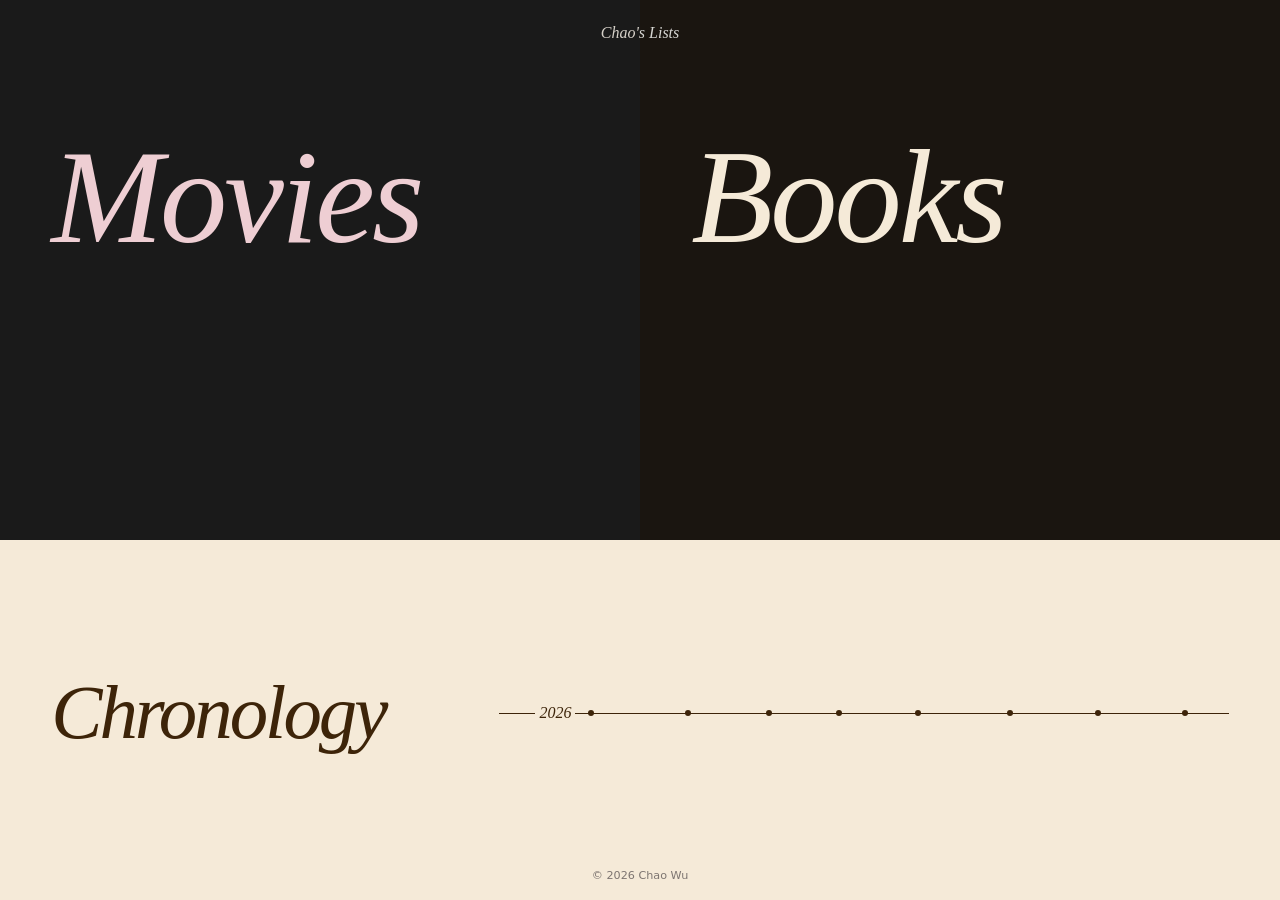
<file: index.html>
<!DOCTYPE html>
<html lang="en" data-site="movies">
<head>
    <meta charset="UTF-8">
    <!-- Security: only load from and talk to the sites this page needs -->
    <meta http-equiv="Content-Security-Policy" content="default-src 'self'; script-src 'self' 'unsafe-inline' https://www.googletagmanager.com https://cdn.jsdelivr.net; style-src 'self' 'unsafe-inline' https://fonts.googleapis.com; font-src https://fonts.gstatic.com; img-src 'self' data: https://image.tmdb.org https://books.google.com https://*.googleusercontent.com https://*.media-amazon.com https://covers.openlibrary.org https://archive.org https://*.archive.org https://*.google-analytics.com https://*.googletagmanager.com; connect-src 'self' https://api.github.com https://api.themoviedb.org https://www.googleapis.com https://openlibrary.org https://*.google-analytics.com https://*.analytics.google.com https://*.googletagmanager.com; object-src 'none'; base-uri 'self'; form-action 'self'">
    <meta name="viewport" content="width=device-width, initial-scale=1.0">
    <title>Chao's Lists</title>
    <link rel="stylesheet" href="assets/theme.css">
    <style>
        * { box-sizing: border-box; }

        html, body { height: 100%; overflow: hidden; }
        html { scrollbar-gutter: auto; }   /* nothing scrolls here, so no reserved scrollbar strip */

        body {
            position: relative;
            margin: 0;
            background: #0b0b0b;
            font-family: var(--font-body);
            display: flex;
            flex-direction: column;
        }

        /* One screen, no scrolling: Movies | Books on top (60%), Chronology below (40%) */
        .split {
            height: 100vh;
            height: 100dvh;
            display: grid;
            grid-template-columns: 1fr 1fr;
            grid-template-rows: 60fr 40fr;
        }

        .half {
            position: relative;
            display: flex;
            flex-direction: column;
            justify-content: center;
            gap: clamp(8px, 2.2vh, 28px);
            padding: 6vh 8% 3vh;
            min-height: 0;
            background: var(--bg-page);
            color: var(--text-primary);
            text-decoration: none;
            overflow: hidden;
        }
        .half::after {
            content: "";
            position: absolute;
            inset: 0;
            background: rgba(var(--c-deep-rgb), 0.35);
            opacity: 0;
            transition: opacity 0.3s;
            pointer-events: none;
        }
        .half:hover::after { opacity: 1; }


        .half h2 {
            font-family: var(--font-display);
            font-style: italic;
            font-weight: 300;
            letter-spacing: -3px;
            font-size: clamp(3.4rem, min(10.5vw, 15vh), 9.5rem);
            line-height: 1;
            margin: 0;
        }


        .covers {
            display: flex;
            height: clamp(70px, 17vh, 190px);
            align-items: flex-end;
        }
        .covers img {
            height: 92%;
            aspect-ratio: 2 / 3;
            object-fit: cover;
            margin-right: -3.2vh;
            box-shadow: var(--shadow-retro);
            background: var(--color-gray-light);
            transition: transform 0.3s;
        }
        .covers img:nth-child(odd)  { transform: rotate(-3deg); }
        .covers img:nth-child(even) { transform: rotate(2deg) translateY(-8px); }
        .half:hover .covers img { transform: none; }



        .chrono {
            grid-column: 1 / -1;
            position: relative;
            display: grid;
            grid-template-columns: 34% 1fr;
            align-items: center;
            gap: 4%;
            padding: 3.5vh 4% 5vh;
            min-height: 0;
            overflow: hidden;
            text-decoration: none;
            --paper: #f5ead8; --ink: #3d2409;
            background: var(--paper);
            color: var(--ink);
        }
        .chrono::after {
            content: "";
            position: absolute;
            inset: 0;
            background: rgba(61, 36, 9, 0.08);
            opacity: 0;
            transition: opacity 0.3s;
            pointer-events: none;
        }
        .chrono:hover::after { opacity: 1; }
        .chrono-text { display: flex; flex-direction: column; gap: clamp(6px, 1.6vh, 18px); }
        .chrono h2 {
            font-family: var(--font-display);
            font-style: italic;
            font-weight: 300;
            letter-spacing: -3px;
            font-size: clamp(2.6rem, min(6vw, 13vh), 8rem);
            line-height: 1;
            margin: 0;
        }

        /* hover a title: an arrow slides in at its right edge */
        .half h2, .chrono h2 { align-self: flex-start; white-space: nowrap; }
        .half h2::after, .chrono h2::after {
            content: "→";
            display: inline-block;
            margin-left: 0.18em;
            font-family: var(--font-body);
            font-style: normal;
            font-weight: 200;
            font-size: 0.55em;
            letter-spacing: 0;
            vertical-align: 0.25em;
            opacity: 0;
            transform: translateX(-0.4em);
            transition: opacity 0.35s ease, transform 0.35s ease;
        }
        .half h2:hover::after, .chrono h2:hover::after { opacity: 1; transform: none; }

        /* mini timeline: latest works, books above the line, films below */
        .strip {
            position: relative;
            height: 100%;
            display: flex;
            gap: 1vh;
            justify-content: flex-end;
        }
        .strip::before {
            content: "";
            position: absolute;
            left: 0; right: 0; top: 50%;
            border-top: 1.5px solid var(--ink);
        }
        .slot {
            position: relative;
            flex: 0 0 auto;
            display: grid;
            grid-template-rows: 1fr 1fr;
        }
        .slot img {
            display: block;
            width: 100%;
            aspect-ratio: 2 / 3;
            object-fit: cover;
            background: rgba(61, 36, 9, 0.08);
            box-shadow: 0 1px 3px rgba(61, 36, 9, 0.3);
            transition: transform 0.3s, opacity 0.45s ease;
        }
        .slot img:hover { opacity: 0.6; }
        .slot .up       { display: flex; align-items: flex-end; padding-bottom: var(--pad); min-height: 0; }
        .slot .down     { display: flex; align-items: flex-start; padding-top: var(--pad); min-height: 0; }
        .slot:nth-child(odd) img  { transform: rotate(-1.5deg); }
        .slot:nth-child(even) img { transform: rotate(1.2deg); }
        .chrono:hover .slot img { transform: none; }
        .slot .yr {
            position: absolute;
            left: 0; top: 50%;
            transform: translate(-30%, -50%);
            background: var(--paper);
            padding: 0 4px;
            font-family: var(--font-display);
            font-style: italic;
            font-size: clamp(0.8rem, 1.8vh, 1rem);
            z-index: 1;
        }
        .slot .dot {
            position: absolute;
            left: 50%; top: 50%;
            width: 6px; height: 6px;
            margin: -3px 0 0 -3px;
            border-radius: 50%;
            background: var(--ink);
        }

        .masthead {
            position: absolute;
            top: 24px;
            left: 50%;
            transform: translateX(-50%);
            z-index: 2;
            font-family: var(--font-display);
            font-style: italic;
            font-size: 1rem;
            color: #f0ebe3;
            white-space: nowrap;
            mix-blend-mode: difference;
            pointer-events: none;
        }

        .footer-note {
            position: absolute;
            bottom: 18px;
            left: 50%;
            transform: translateX(-50%);
            z-index: 2;
            font-size: 0.7rem;
            color: #f0ebe3;
            opacity: 0.5;
            mix-blend-mode: difference;
        }

        @media (max-width: 760px) {
            .split { grid-template-columns: 1fr; grid-template-rows: 30fr 30fr 40fr; }
            .half { padding: 5vh 24px 2vh; gap: 1.2vh; }
            .half .covers { display: none; }
            .chrono { grid-template-columns: 1fr; grid-template-rows: auto 1fr; gap: 2vh; padding: 3vh 24px 4vh; }
            .chrono-text { padding-left: 0; }
            .strip { justify-content: flex-start; }
        }
    </style>
</head>
<body>
    <div class="masthead">Chao's Lists</div>

    <main class="split">
        <a class="half" data-site="movies" href="movies/">
            <h2>Movies</h2>
            <div class="covers" id="movies-covers"></div>
        </a>

        <a class="half" data-site="books" href="books/">
            <h2>Books</h2>
            <div class="covers" id="books-covers"></div>
        </a>

        <a class="chrono" href="chronology/">
            <div class="chrono-text">
                <h2>Chronology</h2>
            </div>
            <div class="strip" id="chrono-strip" aria-hidden="true"></div>
        </a>
    </main>

    <div class="footer-note">© 2026 Chao Wu</div>

    <script src="assets/chaos.js"></script>
    <script>
        const SITES = [
            { key: 'movies', file: 'movies/movies.json', image: 'poster' },
            { key: 'books',  file: 'books/books.json',   image: 'cover'  },
        ];

        // How much I wrote: CJK characters + Latin words
        const CJK = /[぀-ヿ㐀-鿿豈-﫿]/g;
        const reviewLength = t => {
            t = String(t || '');
            return (t.match(CJK) || []).length + (t.replace(CJK, ' ').match(/[A-Za-z0-9'’]+/g) || []).length;
        };

        // covers stored in the repo are written relative to their own folder (e.g. covers/x.jpg)
        const imageOf = (site, i) => { const u = i[site.image]; return u && !/^https?:/.test(u) ? `${site.key}/${u}` : u; };

        const loaded = SITES.map(async site => {
            try {
                const items = Chaos.notes.applyPending(site.key, await (await fetch(site.file, { cache: 'no-store' })).json());
                items.sort((a, b) => String(b.date_sort).localeCompare(String(a.date_sort)));

                const withImage = items.filter(i => i[site.image] && !String(i[site.image]).endsWith('null'));
                const box = document.getElementById(`${site.key}-covers`);
                withImage.slice(0, 5).forEach(i => {
                    const img = document.createElement('img');
                    img.src = Chaos.thumb(imageOf(site, i), 300);
                    img.alt = '';
                    img.loading = 'lazy';
                    img.onerror = () => img.remove();
                    box.appendChild(img);
                });
                return items.map(i => ({ kind: site.key, date: String(i.date_sort), img: Chaos.thumb(imageOf(site, i), 240), words: reviewLength(i.review) }));
            } catch (e) {
                return [];
            }
        });

        // Chronology preview: the most recent works that fit, oldest on the left.
        // Each image is sized by how much I wrote about it.
        let works = [], cap = 1;
        function drawStrip() {
            const strip = document.getElementById('chrono-strip');
            strip.replaceChildren();
            const vh = window.innerHeight / 100, gap = 0.8 * vh, pad = 1.2 * vh;
            strip.style.setProperty('--pad', pad + 'px');
            const maxW = Math.max(18, (strip.clientHeight / 2 - pad) * 2 / 3);
            const widthOf = w => maxW * (0.38 + 0.62 * Math.sqrt(Math.min(w.words, cap) / cap));

            const recent = [];
            let used = 0;
            for (const w of works) {
                const wd = widthOf(w);
                if (used + wd > strip.clientWidth) break;
                recent.push({ ...w, wd });
                used += wd + gap;
            }
            recent.reverse().forEach((w, i) => {
                const slot = document.createElement('div');
                slot.className = 'slot';
                slot.style.width = w.wd + 'px';
                const up = document.createElement('div'), down = document.createElement('div');
                up.className = 'up'; down.className = 'down';
                const img = document.createElement('img');
                img.src = w.img; img.alt = ''; img.onerror = () => img.remove();
                (w.kind === 'books' ? up : down).appendChild(img);
                const dot = document.createElement('span'); dot.className = 'dot';
                slot.append(up, down, dot);
                const y = w.date.slice(0, 4);
                if (i === 0 || recent[i - 1].date.slice(0, 4) !== y) {
                    const yr = document.createElement('span'); yr.className = 'yr'; yr.textContent = y; slot.appendChild(yr);
                }
                strip.appendChild(slot);
            });
        }
        Promise.all(loaded).then(lists => {
            works = lists.flat()
                .filter(w => /^\d{4}-\d{2}-\d{2}$/.test(w.date) && !w.date.startsWith('0000') && w.img && !String(w.img).endsWith('null'))
                .sort((a, b) => b.date.localeCompare(a.date));
            // the longest reviews (top 10%) all get the biggest size
            const lens = works.map(w => w.words).sort((a, b) => a - b);
            cap = Math.max(1, lens[Math.floor(lens.length * 0.9)] || 1);
            drawStrip();
        });
        let resizeT;
        window.addEventListener('resize', () => { clearTimeout(resizeT); resizeT = setTimeout(drawStrip, 150); });
    </script>
</body>
</html>
</file>
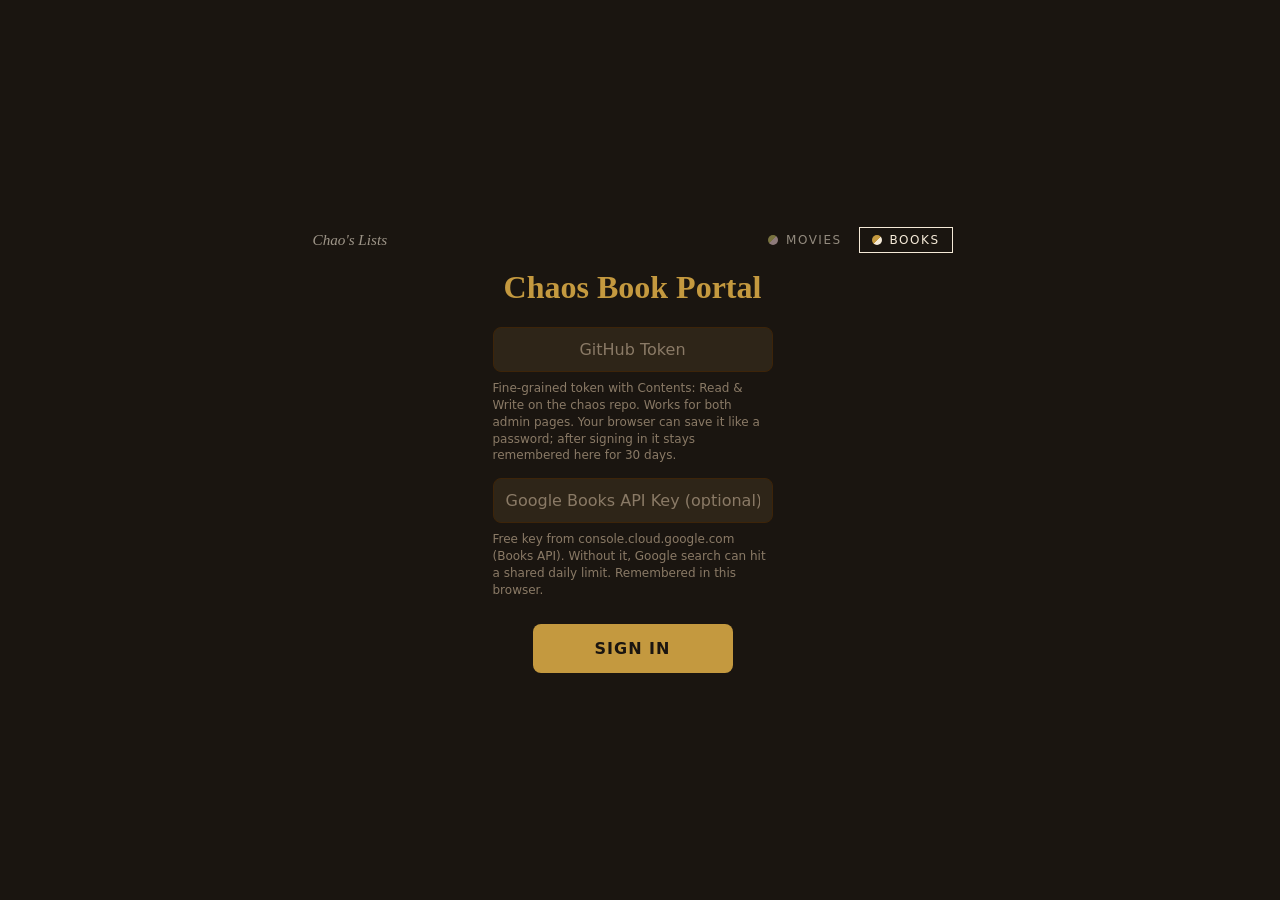
<file: books/admin.html>
<!DOCTYPE html>
<html lang="en" data-site="books">
<head>
    <meta charset="UTF-8">
    <!-- Security: only load from and talk to the sites this page needs -->
    <meta http-equiv="Content-Security-Policy" content="default-src 'self'; script-src 'self' 'unsafe-inline' https://www.googletagmanager.com https://cdn.jsdelivr.net; style-src 'self' 'unsafe-inline' https://fonts.googleapis.com; font-src https://fonts.gstatic.com; img-src 'self' data: https://image.tmdb.org https://books.google.com https://*.googleusercontent.com https://*.media-amazon.com https://covers.openlibrary.org https://archive.org https://*.archive.org https://*.google-analytics.com https://*.googletagmanager.com; connect-src 'self' https://api.github.com https://api.themoviedb.org https://www.googleapis.com https://openlibrary.org https://*.google-analytics.com https://*.analytics.google.com https://*.googletagmanager.com; object-src 'none'; base-uri 'self'; form-action 'self'">
    <meta name="robots" content="noindex, nofollow">
    <meta name="viewport" content="width=device-width, initial-scale=1.0">
    <title>Chaos Book Admin</title>
    <link rel="stylesheet" href="../assets/theme.css">
    <link rel="stylesheet" href="../assets/admin.css">
</head>
<body>
<div class="admin-shell">
    <nav class="site-switch" aria-label="Switch site">
        <a href="../" class="site-switch-home">Chao's Lists</a>
        <div class="site-switch-tabs"><a href="../movies/admin.html"><span class="swatch swatch-movies"></span>Movies</a><a href="../books/admin.html" class="active" aria-current="page"><span class="swatch swatch-books"></span>Books</a></div>
    </nav>

    <!-- 1. LOGIN -->
    <div id="login-screen">
        <h1>Chaos Book Portal</h1>
        <form id="login-form" class="access-btn-group" autocomplete="on">
            <input type="text" name="username" autocomplete="username" value="chaos-admin" class="visually-hidden" readonly tabindex="-1" aria-hidden="true">
            <input type="password" id="token-input" name="password" autocomplete="current-password" placeholder="GitHub Token">
            <p class="hint">Fine-grained token with Contents: Read &amp; Write on the chaos repo. Works for both admin pages. Your browser can save it like a password; after signing in it stays remembered here for 30 days.</p>
            <input type="text" id="gkey-input" autocomplete="off" spellcheck="false" class="masked" placeholder="Google Books API Key (optional)">
            <p class="hint">Free key from console.cloud.google.com (Books API). Without it, Google search can hit a shared daily limit. Remembered in this browser.</p>
            <button type="submit" style="width: 200px; margin-top: 12px;">Sign in</button>
            <p id="error-msg" style="color: var(--color-red); display: none; margin-top: 10px;"></p>
        </form>
    </div>

    <!-- 2. ADMIN PANEL -->
    <div id="admin-panel">
        <div class="session-bar"><span id="session-status"></span><button type="button" class="link-btn" data-sign-out>Sign out</button></div>
        <h1>Add New Book</h1>

        <div class="form-group">
            <label>Find a book</label>
            <div class="search-wrapper">
                <input type="text" id="search-input" placeholder="Title, author, or ISBN…" autocomplete="off" oninput="onSearchInput()">
                <div class="search-spinner" id="search-spinner"></div>
                <div id="search-dropdown"></div>
            </div>
            <button class="link-btn" onclick="enterManually()">Can't find it? Enter details by hand</button>
        </div>

        <div id="details">
            <div class="details-top">
                <div class="cover-box" id="cover-box">No cover</div>
                <div class="details-top-fields">
                    <div class="form-group">
                        <label>Title *</label>
                        <input type="text" id="f-title">
                    </div>
                    <div class="form-group">
                        <label>Author</label>
                        <input type="text" id="f-author">
                    </div>
                    <div class="form-group">
                        <label>Cover image URL</label>
                        <input type="url" id="f-cover" placeholder="Paste an image link (e.g. from 博客來)" oninput="updateCoverPreview()">
                    </div>
                </div>
            </div>

            <div class="form-row">
                <div class="form-group">
                    <label>Pages</label>
                    <input type="number" id="f-pages" min="0">
                </div>
                <div class="form-group">
                    <label>Year published</label>
                    <input type="number" id="f-year">
                </div>
                <div class="form-group">
                    <label>ISBN</label>
                    <input type="text" id="f-isbn">
                </div>
            </div>

            <div class="form-group">
                <label>Genres (comma separated)</label>
                <input type="text" id="f-genres" oninput="syncChips()">
                <div class="chips" id="genre-chips"></div>
            </div>

            <div class="form-row">
                <div class="form-group">
                    <label>Date read *</label>
                    <input type="date" id="f-date">
                </div>
                <div class="form-group">
                    <label>Rating</label>
                    <select id="f-rating">
                        <option value="5">★★★★★</option>
                        <option value="4" selected>★★★★☆</option>
                        <option value="3">★★★☆☆</option>
                        <option value="2">★★☆☆☆</option>
                        <option value="1">★☆☆☆☆</option>
                        <option value="0">Unrated</option>
                    </select>
                </div>
            </div>

            <div class="form-group">
                <label>Review</label>
                <textarea id="f-review" rows="4"></textarea>
            </div>

            <button onclick="addBookToSite()" id="add-btn">Add to Book List</button>
        </div>

        <a href="index.html" class="back-link">← Back to Book List</a>
        <div id="status-msg"></div>
    </div>
</div>

    <script src="../assets/admin-auth.js"></script>
    <script>
        const GITHUB_REPO = 'cm-nai-rien/chaos';
        const BOOKS_FILE  = 'books.json';        // read by the page (same folder)
        const BOOKS_PATH  = 'books/books.json';  // path inside the GitHub repo

        let githubToken = '';
        let googleKey = '';
        let searchTimer = null;
        let searchSeq = 0;
        let highlightedIndex = -1;
        let currentResults = [];
        let knownGenres = [];

        const $ = id => document.getElementById(id);

        function storageGet(store, key) { try { return store.getItem(key) || ''; } catch (e) { return ''; } }
        function storageSet(store, key, val) { try { val ? store.setItem(key, val) : store.removeItem(key); } catch (e) {} }

        $('gkey-input').value = storageGet(localStorage, 'googleBooksKey');

        // ---------------------------------------------------------------
        // 1. LOGIN
        // ---------------------------------------------------------------
        // Pasted keys can carry invisible characters (zero-width spaces, line breaks)
        // or full-width letters from a Chinese keyboard. Normalize, then drop anything
        // that isn't plain visible ASCII.
        function cleanKey(raw) {
            return raw.normalize('NFKC').replace(/[^\x21-\x7E]/g, '');
        }

        // Sign-in lives in assets/admin-auth.js (remembered for 30 days, shared with the movie admin)
        function enterPanel(tok) {
            githubToken = tok;
            googleKey = storageGet(localStorage, 'googleBooksKey');
            $('search-input').focus();
            loadKnownGenres();
        }
        ChaosAuth.init({
            onEnter: enterPanel,
            beforeEnter: () => storageSet(localStorage, 'googleBooksKey', cleanKey($('gkey-input').value))
        });

        // Genres already used on the site, offered as one-click chips
        async function loadKnownGenres() {
            try {
                const books = await (await fetch(BOOKS_FILE, { cache: 'no-store' })).json();
                const counts = {};
                books.forEach(b => (b.genres || []).forEach(g => { counts[g] = (counts[g] || 0) + 1; }));
                knownGenres = Object.keys(counts).sort((a, b) => counts[b] - counts[a]).slice(0, 24);
                renderChips();
            } catch (e) { /* chips are optional */ }
        }

        // ---------------------------------------------------------------
        // 2. SEARCH: Google Books (main) + Open Library (backup)
        // ---------------------------------------------------------------
        function onSearchInput() {
            clearTimeout(searchTimer);
            const q = $('search-input').value.trim();
            if (q.length < 2) { closeDropdown(); return; }
            searchTimer = setTimeout(() => runSearch(q), 400);
        }

        function asIsbn(q) {
            const digits = q.replace(/[-\s]/g, '').toUpperCase();
            return /^(\d{13}|\d{9}[\dX])$/.test(digits) ? digits : '';
        }

        async function runSearch(query) {
            const seq = ++searchSeq;
            $('search-spinner').style.display = 'block';
            const isbn = asIsbn(query);

            const [g, o] = await Promise.allSettled([searchGoogle(query, isbn), searchOpenLibrary(query, isbn)]);
            if (seq !== searchSeq) return; // a newer search replaced this one
            $('search-spinner').style.display = 'none';

            const google = g.status === 'fulfilled' ? g.value : { results: [], note: 'Google Books search failed.' };
            const ol     = o.status === 'fulfilled' ? o.value : [];

            // Merge, dropping Open Library hits that duplicate a Google ISBN
            const seen = new Set(google.results.map(r => r.isbn).filter(Boolean));
            const merged = [...google.results, ...ol.filter(r => !r.isbn || !seen.has(r.isbn))];
            currentResults = merged.slice(0, 10);
            renderDropdown(currentResults, google.note);
        }

        async function searchGoogle(query, isbn) {
            const params = new URLSearchParams({ q: isbn ? `isbn:${isbn}` : query, maxResults: '8', printType: 'books' });
            if (googleKey) params.set('key', googleKey);
            const res = await fetch(`https://www.googleapis.com/books/v1/volumes?${params}`);
            if (res.status === 429) {
                return { results: [], note: googleKey
                    ? 'Google Books daily limit reached for your key.'
                    : 'Google Books shared limit reached. Add a free API key on the login screen.' };
            }
            if (!res.ok) return { results: [], note: `Google Books error (${res.status}).` };
            const data = await res.json();
            return { results: (data.items || []).map(fromGoogle), note: '' };
        }

        function fromGoogle(item) {
            const info = item.volumeInfo || {};
            const img = info.imageLinks || {};
            let cover = img.extraLarge || img.large || img.medium || img.thumbnail || img.smallThumbnail || '';
            if (cover) {
                cover = cover.replace('http://', 'https://').replace(/&edge=\w+/, '').replace(/zoom=\d+/, 'zoom=0');
            }
            const ids = info.industryIdentifiers || [];
            const isbn = (ids.find(i => i.type === 'ISBN_13') || ids.find(i => i.type === 'ISBN_10') || {}).identifier || '';
            const genres = [...new Set((info.categories || []).map(c => c.split('/')[0].trim()))];
            return {
                source: 'google',
                title:  info.subtitle ? `${info.title}：${info.subtitle}` : (info.title || ''),
                author: (info.authors || []).join(', '),
                cover,
                thumb:  (img.thumbnail || img.smallThumbnail || '').replace('http://', 'https://'),
                isbn,
                pages:  info.pageCount ? String(info.pageCount) : '',
                year:   (info.publishedDate || '').substring(0, 4),
                genres,
            };
        }

        async function searchOpenLibrary(query, isbn) {
            const params = new URLSearchParams({
                limit: '5',
                fields: 'title,subtitle,author_name,cover_i,isbn,first_publish_year,number_of_pages_median',
            });
            params.set(isbn ? 'isbn' : 'q', isbn || query);
            const res = await fetch(`https://openlibrary.org/search.json?${params}`);
            if (!res.ok) return [];
            const data = await res.json();
            return (data.docs || []).map(d => {
                const isbns = d.isbn || [];
                return {
                    source: 'ol',
                    title:  d.subtitle ? `${d.title}: ${d.subtitle}` : (d.title || ''),
                    author: (d.author_name || []).join(', '),
                    cover:  d.cover_i ? `https://covers.openlibrary.org/b/id/${d.cover_i}-L.jpg` : '',
                    thumb:  d.cover_i ? `https://covers.openlibrary.org/b/id/${d.cover_i}-S.jpg` : '',
                    isbn:   isbn || isbns.find(i => i.length === 13) || isbns[0] || '',
                    pages:  d.number_of_pages_median ? String(d.number_of_pages_median) : '',
                    year:   d.first_publish_year ? String(d.first_publish_year) : '',
                    genres: [],
                };
            });
        }

        function renderDropdown(results, note) {
            const dropdown = $('search-dropdown');
            highlightedIndex = -1;
            const noteHtml = note ? `<div class="dropdown-note">${escapeHtml(note)}</div>` : '';

            if (results.length === 0) {
                dropdown.innerHTML = noteHtml + '<div class="dropdown-note">No results. Try the ISBN, or enter the details by hand.</div>';
                dropdown.style.display = 'block';
                return;
            }

            dropdown.innerHTML = noteHtml + results.map((r, i) => {
                const cover = r.thumb
                    ? `<img class="result-cover" src="${escapeHtml(r.thumb)}" alt="" loading="lazy">`
                    : `<div class="result-cover-placeholder">📖</div>`;
                const meta = [r.author, r.year].filter(Boolean).join(' · ') || '—';
                return `
                <div class="search-result-item" data-index="${i}" onmousedown="selectResult(${i})">
                    ${cover}
                    <div class="result-info">
                        <div class="result-title">${escapeHtml(r.title)}</div>
                        <div class="result-meta">${escapeHtml(meta)}</div>
                    </div>
                    <span class="result-badge ${r.source === 'google' ? 'badge-google' : 'badge-ol'}">${r.source === 'google' ? 'Google' : 'Open Lib'}</span>
                </div>`;
            }).join('');
            dropdown.style.display = 'block';
        }

        document.addEventListener('keydown', e => {
            if ($('search-dropdown').style.display !== 'block' || currentResults.length === 0) return;
            if (e.key === 'ArrowDown') {
                e.preventDefault();
                highlightedIndex = Math.min(highlightedIndex + 1, currentResults.length - 1);
                updateHighlight();
            } else if (e.key === 'ArrowUp') {
                e.preventDefault();
                highlightedIndex = Math.max(highlightedIndex - 1, 0);
                updateHighlight();
            } else if (e.key === 'Enter' && highlightedIndex >= 0) {
                e.preventDefault();
                selectResult(highlightedIndex);
            } else if (e.key === 'Escape') {
                closeDropdown();
            }
        });

        function updateHighlight() {
            document.querySelectorAll('.search-result-item').forEach((el, i) =>
                el.classList.toggle('highlighted', i === highlightedIndex));
        }

        function closeDropdown() {
            $('search-dropdown').style.display = 'none';
            currentResults = [];
            highlightedIndex = -1;
        }

        document.addEventListener('click', e => {
            if (!e.target.closest('.search-wrapper')) closeDropdown();
        });

        // ---------------------------------------------------------------
        // 3. FILL THE FORM
        // ---------------------------------------------------------------
        function selectResult(index) {
            const r = currentResults[index];
            if (!r) return;
            closeDropdown();
            $('search-input').value = r.title;
            fillForm(r);
            if (r.source === 'google' && r.cover) checkGoogleCover(r);
            else if (!r.cover && r.isbn) tryOpenLibraryCover(r.isbn);
        }

        // Google's large cover link often returns an "image not available"
        // placeholder (575×750) or a cropped strip. If so, try Open Library,
        // then fall back to Google's small thumbnail.
        function checkGoogleCover(r) {
            const probe = new Image();
            probe.onload = () => {
                const w = probe.naturalWidth, h = probe.naturalHeight;
                const bad = (w === 575 && h === 750) || h / w < 1.1;
                if (!bad || $('f-cover').value !== r.cover) return;
                $('f-cover').value = r.thumb || '';
                updateCoverPreview();
                if (r.isbn) tryOpenLibraryCover(r.isbn, true);
            };
            probe.src = r.cover;
        }

        function enterManually() {
            closeDropdown();
            fillForm({ title: $('search-input').value.trim() });
            $('f-title').focus();
        }

        function fillForm(r) {
            $('f-title').value  = r.title  || '';
            $('f-author').value = r.author || '';
            $('f-cover').value  = r.cover  || '';
            $('f-pages').value  = r.pages  || '';
            $('f-year').value   = r.year   || '';
            $('f-isbn').value   = r.isbn   || '';
            $('f-genres').value = (r.genres || []).join(', ');
            if (!$('f-date').value) $('f-date').value = todayIso();
            $('details').style.display = 'block';
            updateCoverPreview();
            syncChips();
            setStatus('');
        }

        // Google had no cover: see if Open Library has one for this ISBN
        function tryOpenLibraryCover(isbn, replaceThumb = false) {
            const url = `https://covers.openlibrary.org/b/isbn/${isbn}-L.jpg`;
            const fallback = $('f-cover').value;
            const probe = new Image();
            probe.onload = () => {
                const current = $('f-cover').value;
                if (probe.naturalWidth > 1 && (!current || (replaceThumb && current === fallback))) {
                    $('f-cover').value = url;
                    updateCoverPreview();
                }
            };
            probe.src = `${url}?default=false`;
        }

        function updateCoverPreview() {
            const url = $('f-cover').value.trim();
            const box = $('cover-box');
            if (!url) { box.textContent = 'No cover'; return; }
            const img = document.createElement('img');
            img.alt = '';
            img.onerror = () => { box.textContent = 'Cover link not loading'; };
            img.src = url;
            box.replaceChildren(img);
        }

        // Genre chips
        function currentGenres() {
            return $('f-genres').value.split(',').map(s => s.trim()).filter(Boolean);
        }

        function renderChips() {
            $('genre-chips').innerHTML = knownGenres.map(g =>
                `<button type="button" class="chip" data-genre="${escapeHtml(g)}">${escapeHtml(g)}</button>`).join('');
            syncChips();
        }

        function syncChips() {
            const on = new Set(currentGenres());
            document.querySelectorAll('.chip').forEach(c => c.classList.toggle('on', on.has(c.dataset.genre)));
        }

        $('genre-chips').addEventListener('click', e => {
            const chip = e.target.closest('.chip');
            if (!chip) return;
            const g = chip.dataset.genre;
            const list = currentGenres();
            const next = list.includes(g) ? list.filter(x => x !== g) : [...list, g];
            $('f-genres').value = next.join(', ');
            syncChips();
        });

        // ---------------------------------------------------------------
        // 4. SAVE TO books.json VIA GITHUB
        // ---------------------------------------------------------------
        async function addBookToSite() {
            const title = $('f-title').value.trim();
            const dateVal = $('f-date').value;
            if (!title)   { setStatus('Title is required.', 'error'); return; }
            if (!dateVal) { setStatus('Date read is required.', 'error'); return; }

            const [yyyy, mm, dd] = dateVal.split('-').map(Number);
            const dateDisplay = new Date(yyyy, mm - 1, dd)
                .toLocaleDateString('en-US', { year: 'numeric', month: 'long', day: 'numeric' });

            const newEntry = {
                title,
                author:         $('f-author').value.trim(),
                date_display:   dateDisplay,
                date_sort:      dateVal,
                review:         $('f-review').value.trim(),
                rating:         $('f-rating').value,
                cover:          $('f-cover').value.trim(),
                pages:          $('f-pages').value.trim(),
                year_published: $('f-year').value.trim(),
                genres:         [...new Set(currentGenres())],
                isbn:           $('f-isbn').value.replace(/[^0-9X]/gi, '').toUpperCase(),
            };

            const btn = $('add-btn');
            btn.disabled = true;
            setStatus('Saving to GitHub…', 'loading');

            try {
                const api = `https://api.github.com/repos/${GITHUB_REPO}/contents/${BOOKS_PATH}`;
                const headers = { Authorization: `token ${githubToken}`, Accept: 'application/vnd.github+json' };

                const getRes = await fetch(api, { headers, cache: 'no-store' });
                if (getRes.status === 401) { ChaosAuth.expire(); throw new Error('GitHub no longer accepts the saved token. Reload the page and sign in again.'); }
                if (!getRes.ok) throw new Error(`GitHub read failed (${getRes.status}).`);
                const fileData = await getRes.json();
                const books = JSON.parse(base64ToText(fileData.content));

                // build_data.py matches books by title, so keep titles unique
                if (books.some(b => b.title === newEntry.title)) {
                    setStatus(`"${newEntry.title}" is already on the list.`, 'error');
                    return;
                }

                const updated = [...books, newEntry].sort((a, b) => b.date_sort.localeCompare(a.date_sort));

                const putRes = await fetch(api, {
                    method: 'PUT',
                    headers: { ...headers, 'Content-Type': 'application/json' },
                    body: JSON.stringify({
                        message: `Add book: ${newEntry.title} (${dateVal})`,
                        content: textToBase64(JSON.stringify(updated, null, 4) + '\n'),
                        sha: fileData.sha,
                    }),
                });
                if (!putRes.ok) {
                    const err = await putRes.json().catch(() => ({}));
                    throw new Error(err.message || `GitHub save failed (${putRes.status}).`);
                }

                setStatus(`✓ "${newEntry.title}" added! The live site updates in about a minute.`, 'success');
                resetForm();
            } catch (e) {
                setStatus(`Error: ${e.message}`, 'error');
            } finally {
                btn.disabled = false;
            }
        }

        function base64ToText(b64) {
            const bytes = Uint8Array.from(atob(b64.replace(/\n/g, '')), c => c.charCodeAt(0));
            return new TextDecoder('utf-8').decode(bytes);
        }

        function textToBase64(text) {
            const bytes = new TextEncoder().encode(text);
            let bin = '';
            for (let i = 0; i < bytes.length; i += 0x8000) {
                bin += String.fromCharCode(...bytes.subarray(i, i + 0x8000));
            }
            return btoa(bin);
        }

        // ---------------------------------------------------------------
        // HELPERS
        // ---------------------------------------------------------------
        function resetForm() {
            $('search-input').value = '';
            ['f-title', 'f-author', 'f-cover', 'f-pages', 'f-year', 'f-isbn', 'f-genres', 'f-review']
                .forEach(id => { $(id).value = ''; });
            $('f-rating').value = '4';
            $('f-date').value = todayIso();
            $('details').style.display = 'none';
            updateCoverPreview();
            syncChips();
        }

        function todayIso() {
            const d = new Date();
            return `${d.getFullYear()}-${String(d.getMonth() + 1).padStart(2, '0')}-${String(d.getDate()).padStart(2, '0')}`;
        }

        function escapeHtml(str) {
            return String(str).replace(/&/g, '&amp;').replace(/</g, '&lt;').replace(/>/g, '&gt;').replace(/"/g, '&quot;');
        }

        function setStatus(msg, type) {
            const el = $('status-msg');
            el.className = type || '';
            el.innerText = msg;
            el.style.display = msg ? 'block' : 'none';
        }
    </script>
</body>
</html>
</file>
<file: assets/theme.css>
/* ==========================================================================
   Chao's Lists — shared design system
   Every page links this file. Set the palette with data-site on <html>
   (or on any element): data-site="movies" or data-site="books".
   Shared rules use the role tokens (--c-*) so each site keeps its own colors.
   ========================================================================== */

@import url('https://fonts.googleapis.com/css2?family=Karla:ital,wght@0,200..800;1,200..800&family=Playfair+Display:ital,wght@0,400..900;1,400..900&display=swap');

/* --- PALETTES ------------------------------------------------------------ */

[data-site="movies"] {
    --color-olive-dark:   #353308;
    --color-olive-medium: #5c5815;
    --color-olive-light:  #C6BF65;
    --color-pink:         #EECED3;
    --color-red:          #ff4757;
    --color-black:        #050505;
    --color-gray-dark:    #111111;
    --color-gray-medium:  #1a1a1a;
    --color-gray-light:   #333333;
    --color-gray-lighter: #888888;

    --c-deep:        var(--color-olive-dark);
    --c-deep-rgb:    53, 51, 8;
    --c-mid:         var(--color-olive-medium);
    --c-accent:      var(--color-olive-light);
    --c-accent-soft: var(--color-olive-light);
    --c-ink:         var(--color-pink);
    --c-paper-shade: #e3c3c9;
    --c-alert:       var(--color-red);
}

[data-site="books"] {
    --color-brown-dark:   #3d2409;
    --color-brown-medium: #6b4523;
    --color-gold:         #c4993f;
    --color-gold-light:   #e2c97e;
    --color-parchment:    #f5ead8;
    --color-red:          #c0392b;
    --color-black:        #0b0806;
    --color-gray-dark:    #131008;
    --color-gray-medium:  #1a1510;
    --color-gray-light:   #2e2518;
    --color-gray-lighter: #8a7a66;

    --c-deep:        var(--color-brown-dark);
    --c-deep-rgb:    61, 36, 9;
    --c-mid:         var(--color-brown-medium);
    --c-accent:      var(--color-gold);
    --c-accent-soft: var(--color-gold-light);
    --c-ink:         var(--color-parchment);
    --c-paper-shade: #e8dcc8;
    --c-alert:       var(--color-red);
}

/* --- TOKENS (same names on both sites) ----------------------------------- */

[data-site] {
    --color-white:     #ffffff;
    --color-white-dim: #dddddd;

    --bg-page:       var(--color-gray-medium);
    --bg-card:       transparent;
    --bg-featured:   var(--c-ink);
    --bg-ui:         var(--color-gray-dark);
    --bg-panel:      #fcfcfc;
    --bg-overlay:    rgba(var(--c-deep-rgb), 0.85);

    --text-primary:  var(--c-ink);
    --text-inverted: var(--color-gray-medium);
    --text-dim:      var(--c-ink);
    --text-accent:   var(--c-ink);
    --text-panel:    var(--color-gray-dark);

    --border-ui:     var(--c-deep);
    --border-light:  #e0e0e0;

    --shadow-retro:  10px 10px 0px rgba(var(--c-deep-rgb), 0.2);
    --shadow-panel:  -5px 0 30px rgba(0,0,0,0.2);
    --shadow-card:   0 10px 20px rgba(0,0,0,0.1);

    --font-display:  'Playfair Display', Georgia, serif;
    --font-body:     'Karla', system-ui, sans-serif;
}

/* --- SITE SWITCH (Movies | Books) ---------------------------------------- */

.site-switch {
    display: flex;
    align-items: center;
    justify-content: space-between;
    gap: 16px;
    width: 90%;
    max-width: 1600px;
    margin: 0 auto;
    padding: 18px 0 0;
    font-family: var(--font-body);
    color: var(--text-primary);
}

.site-switch-home {
    font-family: var(--font-display);
    font-style: italic;
    font-size: 0.95rem;
    color: inherit;
    text-decoration: none;
    opacity: 0.6;
    transition: opacity 0.2s;
}
.site-switch-home:hover { opacity: 1; }

.site-switch-tabs { display: flex; gap: 4px; }

.site-switch-tabs a {
    display: inline-flex;
    align-items: center;
    gap: 8px;
    padding: 5px 12px;
    font-size: 0.75rem;
    letter-spacing: 1.5px;
    text-transform: uppercase;
    color: inherit;
    text-decoration: none;
    border: 1px solid transparent;
    opacity: 0.55;
    transition: opacity 0.2s, border-color 0.2s;
}
.site-switch-tabs a:hover { opacity: 1; }
.site-switch-tabs a.active {
    opacity: 1;
    border-color: currentColor;
}

/* Each tab carries a tiny swatch of its own site's palette */
.swatch {
    width: 10px;
    height: 10px;
    border-radius: 50%;
    flex-shrink: 0;
}
.swatch-movies { background: linear-gradient(135deg, #C6BF65 50%, #EECED3 50%); }
.swatch-books  { background: linear-gradient(135deg, #c4993f 50%, #f5ead8 50%); }
.swatch-chrono { background: linear-gradient(135deg, #c0392b 50%, #f5ead8 50%); }

/* --- PAGE HEADER (title row under the site switch) ----------------------- */
/* Shared by every page: list, analytics and chronology. */

html { scrollbar-gutter: stable; }   /* same width with or without a scrollbar */

.page-header {
    text-align: left;
    padding: 2rem 0 3rem;
    width: 90%;
    max-width: 1600px;
    margin: 0 auto;
}

.header-row {
    display: flex;
    justify-content: space-between;
    align-items: baseline;
    gap: 16px;
    flex-wrap: wrap;
}

.page-header h1 {
    font-family: var(--font-display);
    font-weight: 300;
    letter-spacing: -2px;
    margin: 0 0 10px 0;
    font-size: clamp(2rem, 6vw, 2.2rem);
}
.page-header h1 a { color: inherit; text-decoration: none; }
.page-header h1 a:hover { opacity: 0.75; }

/* Small italic caps link, e.g. "Analytics". Also used as a toggle button. */
.nav-links { display: flex; gap: 28px; align-items: baseline; flex-wrap: wrap; }
.nav-link {
    color: var(--text-primary);
    text-transform: uppercase;
    font-family: var(--font-display);
    font-size: 1rem;
    font-weight: 300;
    font-style: italic;
    letter-spacing: 1px;
    text-decoration: none;
    background: none;
    border: 0;
    border-bottom: 2px solid transparent;
    padding: 0;
    cursor: pointer;
    transition: 0.2s;
}
.nav-link:hover,
.nav-link.active { border-bottom-color: currentColor; }

@media (max-width: 800px) {
    .page-header h1 { font-size: clamp(2rem, 10vw, 3rem); }
}

/* ==========================================================================
   NOTE EDITOR (assets/chaos.js → Chaos.notes.attach)
   Shared by the Movies and Books card popups and the Chronology card panel.
   Colors follow the surrounding text, so it works on dark and light pages.
   ========================================================================== */
.note-editor { margin-top: 12px; font-family: var(--font-body); }
.note-btn {
    background: transparent;
    border: 1px solid currentColor;
    color: inherit;
    padding: 6px 14px;
    font: inherit;
    font-size: 0.72rem;
    letter-spacing: 1px;
    text-transform: uppercase;
    cursor: pointer;
    opacity: 0.7;
    transition: opacity 0.2s ease;
}
.note-btn:hover { opacity: 1; }
.note-btn:disabled { opacity: 0.4; cursor: wait; }
.note-save { opacity: 1; }
.note-form textarea {
    display: block;
    width: 100%;
    min-height: 110px;
    margin-bottom: 10px;
    padding: 10px 12px;
    background: transparent;
    border: 1px solid currentColor;
    color: inherit;
    font-family: var(--font-display);
    font-style: italic;
    font-size: 0.95rem;
    line-height: 1.6;
    resize: vertical;
    box-sizing: border-box;
}
.note-form textarea:focus { outline: 2px solid currentColor; outline-offset: 1px; }
.note-actions { display: flex; align-items: center; gap: 8px; flex-wrap: wrap; }
.note-status { font-size: 0.78rem; opacity: 0.75; }
</file>
<file: assets/admin.css>
/* ==========================================================================
   Shared styles for both admin pages. Link after theme.css.
   ========================================================================== */

[data-site] {
    --bg:           var(--color-gray-medium);
    --panel:        var(--color-gray-dark);
    --input-bg:     var(--color-gray-light);
    --border:       var(--c-deep);
    --text:         var(--c-ink);
    --dim:          var(--color-gray-lighter);
    --accent:       var(--c-accent);
    --accent-light: var(--c-accent-soft);
    --color-red:    #e05a4a;
    --color-green:  #6fbf73;
}

* { box-sizing: border-box; }

body {
    background-color: var(--bg);
    color: var(--text);
    font-family: "Karla", system-ui, sans-serif;
    display: flex;
    justify-content: center;
    align-items: center;
    min-height: 100vh;
    margin: 0;
    padding: 24px 16px;
}

h1 {
    font-family: 'Playfair Display', serif;
    color: var(--accent);
    margin-top: 0;
    text-align: center;
}

/* --- LOGIN --- */
#login-screen { text-align: center; }
.access-btn-group {
    display: flex;
    flex-direction: column;
    align-items: center;
    gap: 8px;
    margin-top: 20px;
}
.access-btn-group input { text-align: center; width: 280px; max-width: 100%; }
.hint {
    font-size: 0.75rem;
    color: var(--dim);
    margin: 0 0 6px;
    text-align: left;
    width: 280px;
    max-width: 100%;
    line-height: 1.4;
}

/* --- PANEL --- */
#admin-panel {
    display: none;
    width: 640px;
    max-width: 100%;
    background: var(--panel);
    padding: 40px;
    border-radius: 20px;
    border: 1px solid var(--border);
    box-shadow: 0 20px 50px rgba(0,0,0,0.5);
}
@media (max-width: 500px) { #admin-panel { padding: 24px 18px; } }

.form-group { margin-bottom: 20px; }
.form-row { display: flex; gap: 12px; flex-wrap: wrap; }
.form-row .form-group { flex: 1 1 140px; }

label {
    display: block;
    margin-bottom: 8px;
    font-size: 0.8rem;
    color: var(--dim);
    text-transform: uppercase;
    letter-spacing: 1px;
}

input, textarea, select {
    width: 100%;
    padding: 12px;
    background: var(--input-bg);
    border: 1px solid var(--border);
    color: var(--text);
    border-radius: 8px;
    font-family: inherit;
    font-size: 1rem;
}
input:focus, textarea:focus, select:focus { outline: none; border-color: var(--accent); }
input::placeholder, textarea::placeholder { color: var(--dim); }

button {
    width: 100%;
    padding: 15px;
    background: var(--accent);
    color: var(--color-gray-medium);
    border: none;
    border-radius: 8px;
    font-weight: bold;
    font-size: 1rem;
    font-family: inherit;
    cursor: pointer;
    text-transform: uppercase;
    letter-spacing: 1px;
    margin-top: 10px;
}
button:hover { opacity: 0.9; }
button:disabled { opacity: 0.5; cursor: not-allowed; }

.link-btn {
    background: none;
    border: none;
    color: var(--accent);
    padding: 0;
    margin: 8px 0 0;
    width: auto;
    font-size: 0.8rem;
    font-weight: normal;
    text-transform: none;
    letter-spacing: 0;
    text-decoration: underline;
}

.back-link {
    display: block; text-align: center; margin-top: 12px; padding: 12px;
    border: 1px solid var(--border); border-radius: 8px; color: var(--dim);
    font-size: 0.85rem; text-decoration: none; letter-spacing: 1px; text-transform: uppercase;
    transition: 0.2s;
}
.back-link:hover { border-color: var(--accent); color: var(--accent); }

/* --- SEARCH --- */
.search-wrapper { position: relative; }
#search-input { padding-right: 36px; }

.search-spinner {
    position: absolute; right: 12px; top: 50%;
    width: 16px; height: 16px;
    border: 2px solid #444; border-top-color: var(--accent); border-radius: 50%;
    transform: translateY(-50%);
    animation: spin 0.7s linear infinite;
    display: none;
}
@keyframes spin { to { transform: translateY(-50%) rotate(360deg); } }

#search-dropdown {
    position: absolute; top: calc(100% + 4px); left: 0; right: 0;
    background: var(--color-black);
    border: 1px solid var(--border);
    border-radius: 10px;
    max-height: 380px;
    overflow-y: auto;
    z-index: 100;
    display: none;
    box-shadow: 0 8px 24px rgba(0,0,0,0.6);
}
.search-result-item {
    display: flex; align-items: center; gap: 12px;
    padding: 10px 14px;
    cursor: pointer;
    border-bottom: 1px solid var(--input-bg);
    transition: background 0.15s;
}
.search-result-item:last-child { border-bottom: none; }
.search-result-item:hover, .search-result-item.highlighted { background: var(--input-bg); }
.result-cover, .result-cover-placeholder {
    width: 36px; height: 54px; border-radius: 3px; background: #333; flex-shrink: 0; object-fit: cover;
}
.result-cover-placeholder { display: flex; align-items: center; justify-content: center; font-size: 1.1rem; }
.result-info { flex: 1; min-width: 0; }
.result-title { font-weight: 600; font-size: 0.95rem; white-space: nowrap; overflow: hidden; text-overflow: ellipsis; }
.result-meta { font-size: 0.8rem; color: var(--dim); margin-top: 2px; white-space: nowrap; overflow: hidden; text-overflow: ellipsis; }
.result-badge {
    font-size: 0.65rem; padding: 2px 6px; border-radius: 4px; font-weight: bold;
    text-transform: uppercase; flex-shrink: 0; letter-spacing: 0.5px;
}
.badge-google { background: rgba(var(--c-deep-rgb), 0.35); color: var(--accent-light); }
.badge-ol     { background: rgba(111,191,115,0.15); color: var(--color-green); }
.dropdown-note { padding: 12px 14px; text-align: center; color: var(--dim); font-size: 0.85rem; }

/* --- DETAILS --- */
#details { display: none; margin-top: 28px; padding-top: 24px; border-top: 1px solid var(--border); }
.details-top { display: flex; gap: 20px; align-items: flex-start; margin-bottom: 20px; }
.cover-box {
    width: 110px; aspect-ratio: 2 / 3; flex-shrink: 0;
    background: var(--input-bg); border-radius: 4px; overflow: hidden;
    display: flex; align-items: center; justify-content: center;
    color: var(--dim); font-size: 0.75rem; text-align: center; padding: 6px;
}
.cover-box img { width: 100%; height: 100%; object-fit: cover; display: block; }
.details-top-fields { flex: 1; min-width: 0; }
.details-top-fields .form-group { margin-bottom: 12px; }
@media (max-width: 500px) {
    .details-top { flex-direction: column; align-items: center; }
    .details-top-fields { width: 100%; }
}

.chips { display: flex; flex-wrap: wrap; gap: 6px; margin-top: 8px; }
.chip {
    font-size: 0.75rem; padding: 4px 10px; border-radius: 999px;
    border: 1px solid var(--border); color: var(--dim); background: transparent;
    cursor: pointer; width: auto; margin: 0; text-transform: none; letter-spacing: 0; font-weight: normal;
}
.chip.on { background: rgba(var(--c-deep-rgb), 0.35); border-color: var(--accent); color: var(--accent-light); }

/* --- STATUS --- */
#status-msg {
    margin-top: 20px; padding: 12px 16px; border-radius: 8px;
    font-size: 0.95rem; display: none; text-align: center;
}
#status-msg.success { background: rgba(111,191,115,0.12); color: var(--color-green); border: 1px solid var(--color-green); }
#status-msg.error   { background: rgba(224,90,74,0.12);  color: var(--color-red);   border: 1px solid var(--color-red); }
#status-msg.loading { background: rgba(var(--c-deep-rgb), 0.25); color: var(--accent);      border: 1px solid var(--accent); }

/* Movie admin: preview row and media badges */
.result-poster { width: 36px; height: 54px; border-radius: 3px; background: #333; flex-shrink: 0; object-fit: cover; }
.badge-movie { background: rgba(var(--c-deep-rgb), 0.35); color: var(--accent-light); }
.badge-tv    { background: rgba(111,191,115,0.15); color: var(--color-green); }
.preview { display: flex; gap: 20px; margin-top: 30px; padding-top: 20px; border-top: 1px solid var(--border); }
.preview img { width: 80px; border-radius: 4px; }
.preview-info { display: flex; flex-direction: column; justify-content: center; }
.preview-title { font-weight: bold; font-size: 1.1rem; }
.preview-meta { font-size: 0.9rem; color: var(--dim); }

/* Site switch sits above the panel on admin pages */
.admin-shell { width: 640px; max-width: 100%; }
.admin-shell .site-switch { width: 100%; padding: 0 0 16px; }

/* --- Sign-in helpers --- */
.visually-hidden { position: absolute; width: 1px; height: 1px; padding: 0; margin: -1px; overflow: hidden; clip: rect(0 0 0 0); border: 0; }
.masked { -webkit-text-security: disc; }
.session-bar { display: flex; justify-content: flex-end; align-items: baseline; gap: 14px; font-size: 0.75rem; color: var(--dim); margin-bottom: 8px; }
.link-btn { background: none; border: 0; padding: 0; font: inherit; color: inherit; text-decoration: underline; cursor: pointer; width: auto; margin: 0; }
.link-btn:hover { opacity: 0.7; }
</file>
